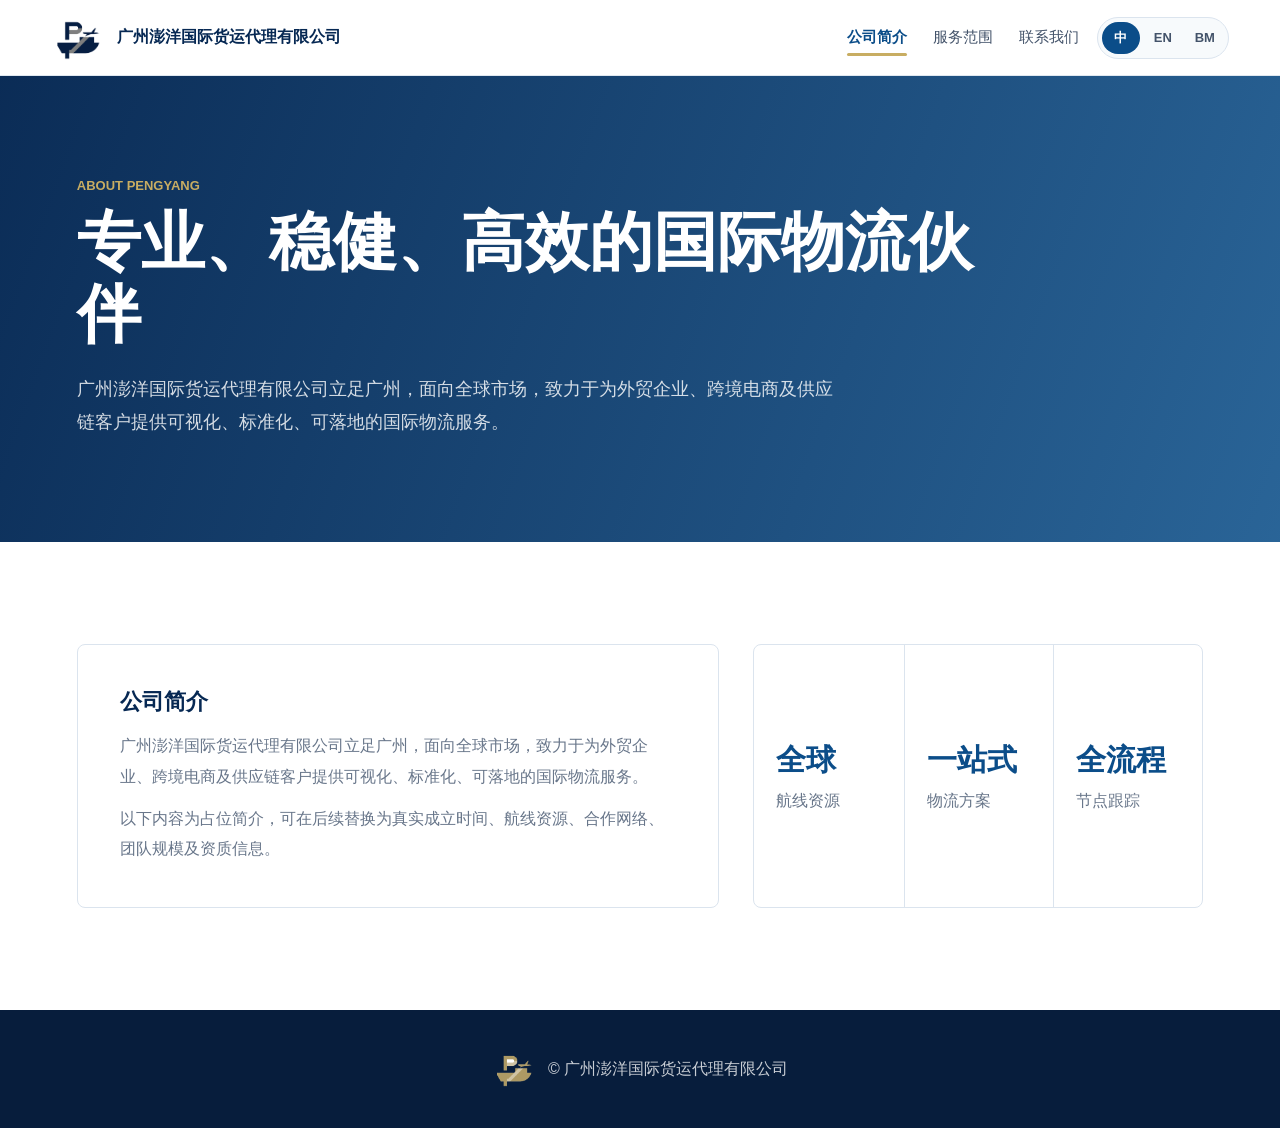
<file: index.html>
<!doctype html>
<html lang="zh-CN">
  <head>
    <meta charset="UTF-8" />
    <meta name="viewport" content="width=device-width, initial-scale=1.0" />
    <meta name="description" content="广州澎洋国际货运代理有限公司公司简介。" data-i18n-attr="content:meta.description" />
    <title>公司简介 - 广州澎洋国际货运代理有限公司</title>
    <link rel="icon" href="assets/logo-blue.png" />
    <link rel="stylesheet" href="styles.css" />
  </head>
  <body data-page="about">
    <header class="site-header">
      <a class="brand" href="index.html" aria-label="广州澎洋国际货运代理有限公司首页" data-i18n-attr="aria-label:brand.aria">
        <img src="assets/logo-blue.png" alt="广州澎洋国际货运代理有限公司 Logo" data-i18n-attr="alt:brand.logoAlt" />
        <span data-i18n="company.name">广州澎洋国际货运代理有限公司</span>
      </a>
      <div class="header-actions">
        <nav class="main-nav" aria-label="主导航" data-i18n-attr="aria-label:nav.aria">
          <a class="nav-link" href="about.html" data-page-link="about" data-i18n="nav.about">公司简介</a>
          <a class="nav-link" href="services.html" data-page-link="services" data-i18n="nav.services">服务范围</a>
          <a class="nav-link" href="tracking.html" data-page-link="tracking" data-i18n="nav.tracking" hidden>物流查询</a>
          <a class="nav-link" href="contact.html" data-page-link="contact" data-i18n="nav.contact">联系我们</a>
        </nav>
        <div class="language-switcher" role="group" aria-label="语言切换" data-i18n-attr="aria-label:language.aria">
          <button class="language-option is-active" type="button" data-lang="zh">中</button>
          <button class="language-option" type="button" data-lang="en">EN</button>
          <button class="language-option" type="button" data-lang="ms">BM</button>
        </div>
      </div>
    </header>

    <main>
      <section class="page-hero">
        <p class="eyebrow" data-i18n="about.eyebrow">About Pengyang</p>
        <h1 data-i18n="about.title">专业、稳健、高效的国际物流伙伴</h1>
        <p data-i18n="about.p1">广州澎洋国际货运代理有限公司立足广州，面向全球市场，致力于为外贸企业、跨境电商及供应链客户提供可视化、标准化、可落地的国际物流服务。</p>
      </section>

      <section class="section intro-band">
        <div class="intro-grid">
          <article>
            <h3 data-i18n="about.cardTitle">公司简介</h3>
            <p data-i18n="about.p1">广州澎洋国际货运代理有限公司立足广州，面向全球市场，致力于为外贸企业、跨境电商及供应链客户提供可视化、标准化、可落地的国际物流服务。</p>
            <p data-i18n="about.p2">以下内容为占位简介，可在后续替换为真实成立时间、航线资源、合作网络、团队规模及资质信息。</p>
          </article>
          <div class="metrics" aria-label="服务优势" data-i18n-attr="aria-label:about.metricsAria">
            <div><strong data-i18n="metrics.globalTitle">全球</strong><span data-i18n="metrics.globalText">航线资源</span></div>
            <div><strong data-i18n="metrics.solutionTitle">一站式</strong><span data-i18n="metrics.solutionText">物流方案</span></div>
            <div><strong data-i18n="metrics.trackingTitle">全流程</strong><span data-i18n="metrics.trackingText">节点跟踪</span></div>
          </div>
        </div>
      </section>
    </main>

    <footer class="site-footer">
      <img src="assets/logo-gold.png" alt="" />
      <span>© <span data-i18n="company.name">广州澎洋国际货运代理有限公司</span></span>
    </footer>

    <script src="script.js"></script>
  </body>
</html>
</file>
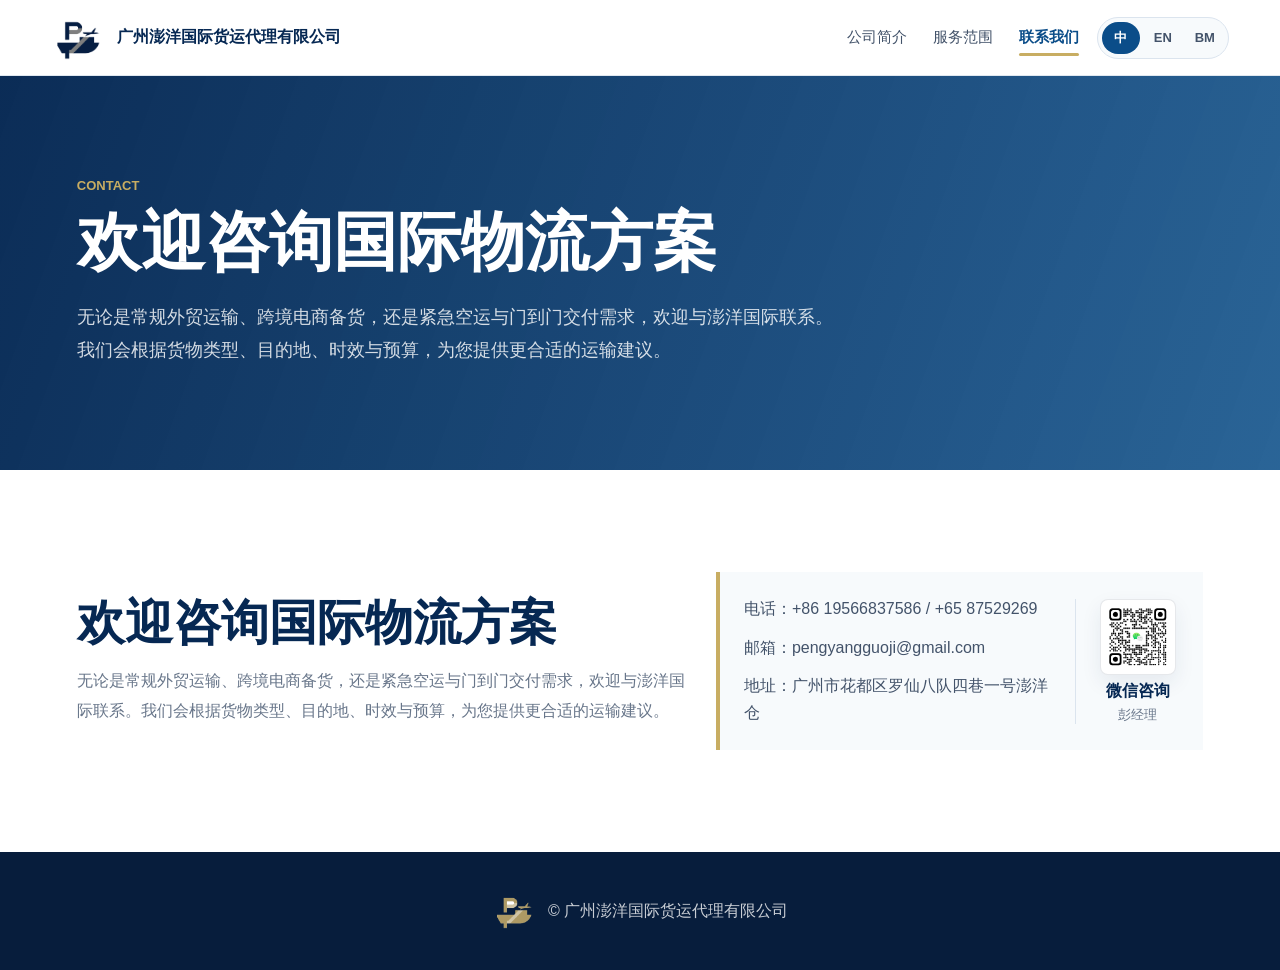
<file: contact.html>
<!doctype html>
<html lang="zh-CN">
  <head>
    <meta charset="UTF-8" />
    <meta name="viewport" content="width=device-width, initial-scale=1.0" />
    <meta name="description" content="广州澎洋国际货运代理有限公司联系方式。" data-i18n-attr="content:meta.description" />
    <title>联系我们 - 广州澎洋国际货运代理有限公司</title>
    <link rel="icon" href="assets/logo-blue.png" />
    <link rel="stylesheet" href="styles.css" />
  </head>
  <body data-page="contact">
    <header class="site-header">
      <a class="brand" href="index.html" aria-label="广州澎洋国际货运代理有限公司首页" data-i18n-attr="aria-label:brand.aria">
        <img src="assets/logo-blue.png" alt="广州澎洋国际货运代理有限公司 Logo" data-i18n-attr="alt:brand.logoAlt" />
        <span data-i18n="company.name">广州澎洋国际货运代理有限公司</span>
      </a>
      <div class="header-actions">
        <nav class="main-nav" aria-label="主导航" data-i18n-attr="aria-label:nav.aria">
          <a class="nav-link" href="about.html" data-page-link="about" data-i18n="nav.about">公司简介</a>
          <a class="nav-link" href="services.html" data-page-link="services" data-i18n="nav.services">服务范围</a>
          <a class="nav-link" href="tracking.html" data-page-link="tracking" data-i18n="nav.tracking" hidden>物流查询</a>
          <a class="nav-link" href="contact.html" data-page-link="contact" data-i18n="nav.contact">联系我们</a>
        </nav>
        <div class="language-switcher" role="group" aria-label="语言切换" data-i18n-attr="aria-label:language.aria">
          <button class="language-option is-active" type="button" data-lang="zh">中</button>
          <button class="language-option" type="button" data-lang="en">EN</button>
          <button class="language-option" type="button" data-lang="ms">BM</button>
        </div>
      </div>
    </header>

    <main>
      <section class="page-hero">
        <p class="eyebrow" data-i18n="contact.eyebrow">Contact</p>
        <h1 data-i18n="contact.title">欢迎咨询国际物流方案</h1>
        <p data-i18n="contact.copy">无论是常规外贸运输、跨境电商备货，还是紧急空运与门到门交付需求，欢迎与澎洋国际联系。我们会根据货物类型、目的地、时效与预算，为您提供更合适的运输建议。</p>
      </section>
      <section class="section contact-band">
        <div>
          <h2 data-i18n="contact.title">欢迎咨询国际物流方案</h2>
          <p data-i18n="contact.copy">无论是常规外贸运输、跨境电商备货，还是紧急空运与门到门交付需求，欢迎与澎洋国际联系。我们会根据货物类型、目的地、时效与预算，为您提供更合适的运输建议。</p>
        </div>
        <div class="contact-panel">
          <div class="contact-list">
            <div class="contact-lines">
              <span class="contact-line"><span data-i18n="contact.phoneLabel">电话：</span>+86 19566837586 / +65 87529269</span>
              <span class="contact-line"><span data-i18n="contact.emailLabel">邮箱：</span>pengyangguoji@gmail.com</span>
              <span class="contact-line"><span data-i18n="contact.addressLabel">地址：</span><span data-i18n="contact.addressValue">广州市花都区罗仙八队四巷一号澎洋仓</span></span>
            </div>
            <div class="wechat-card">
              <img src="assets/wechat-pengyuanyuan.png" alt="微信二维码" />
              <div>
                <strong data-i18n="contact.wechatLabel">微信咨询</strong>
                <span data-i18n="contact.wechatManager">彭经理</span>
              </div>
            </div>
          </div>
        </div>
      </section>
    </main>

    <footer class="site-footer">
      <img src="assets/logo-gold.png" alt="" />
      <span>© <span data-i18n="company.name">广州澎洋国际货运代理有限公司</span></span>
    </footer>

    <script src="script.js"></script>
  </body>
</html>
</file>
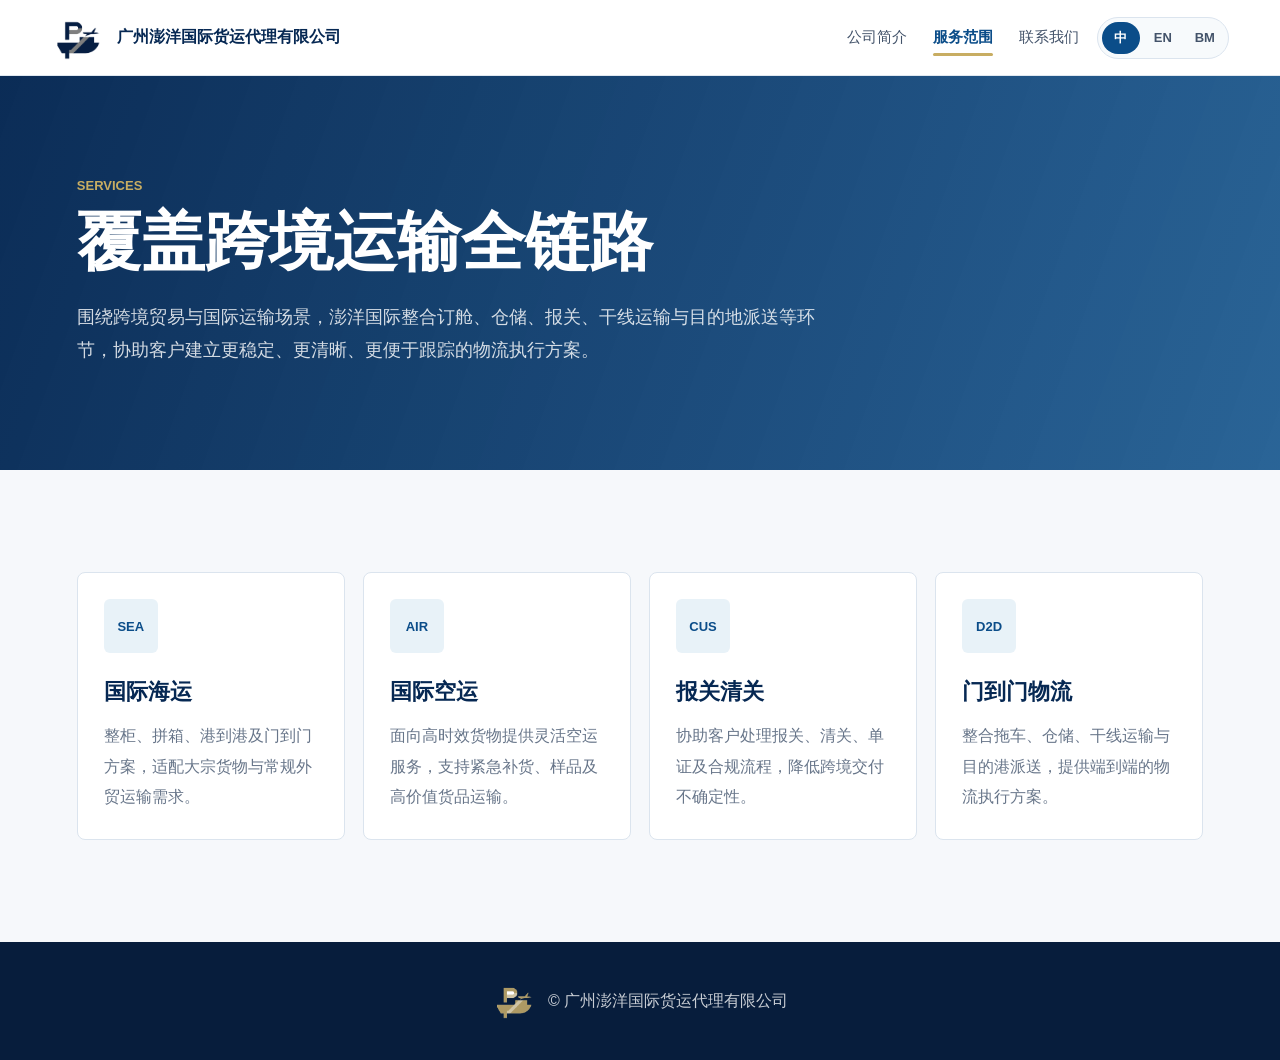
<file: services.html>
<!doctype html>
<html lang="zh-CN">
  <head>
    <meta charset="UTF-8" />
    <meta name="viewport" content="width=device-width, initial-scale=1.0" />
    <meta name="description" content="广州澎洋国际货运代理有限公司服务范围。" data-i18n-attr="content:meta.description" />
    <title>服务范围 - 广州澎洋国际货运代理有限公司</title>
    <link rel="icon" href="assets/logo-blue.png" />
    <link rel="stylesheet" href="styles.css" />
  </head>
  <body data-page="services">
    <header class="site-header">
      <a class="brand" href="index.html" aria-label="广州澎洋国际货运代理有限公司首页" data-i18n-attr="aria-label:brand.aria">
        <img src="assets/logo-blue.png" alt="广州澎洋国际货运代理有限公司 Logo" data-i18n-attr="alt:brand.logoAlt" />
        <span data-i18n="company.name">广州澎洋国际货运代理有限公司</span>
      </a>
      <div class="header-actions">
        <nav class="main-nav" aria-label="主导航" data-i18n-attr="aria-label:nav.aria">
          <a class="nav-link" href="about.html" data-page-link="about" data-i18n="nav.about">公司简介</a>
          <a class="nav-link" href="services.html" data-page-link="services" data-i18n="nav.services">服务范围</a>
          <a class="nav-link" href="tracking.html" data-page-link="tracking" data-i18n="nav.tracking" hidden>物流查询</a>
          <a class="nav-link" href="contact.html" data-page-link="contact" data-i18n="nav.contact">联系我们</a>
        </nav>
        <div class="language-switcher" role="group" aria-label="语言切换" data-i18n-attr="aria-label:language.aria">
          <button class="language-option is-active" type="button" data-lang="zh">中</button>
          <button class="language-option" type="button" data-lang="en">EN</button>
          <button class="language-option" type="button" data-lang="ms">BM</button>
        </div>
      </div>
    </header>

    <main>
      <section class="page-hero">
        <p class="eyebrow" data-i18n="services.eyebrow">Services</p>
        <h1 data-i18n="services.title">覆盖跨境运输全链路</h1>
        <p data-i18n="services.copy">围绕跨境贸易与国际运输场景，澎洋国际整合订舱、仓储、报关、干线运输与目的地派送等环节，协助客户建立更稳定、更清晰、更便于跟踪的物流执行方案。</p>
      </section>
      <section class="section">
        <div class="service-grid service-grid-page">
          <article class="service-card"><span class="service-icon">SEA</span><h3 data-i18n="services.seaTitle">国际海运</h3><p data-i18n="services.seaText">整柜、拼箱、港到港及门到门方案，适配大宗货物与常规外贸运输需求。</p></article>
          <article class="service-card"><span class="service-icon">AIR</span><h3 data-i18n="services.airTitle">国际空运</h3><p data-i18n="services.airText">面向高时效货物提供灵活空运服务，支持紧急补货、样品及高价值货品运输。</p></article>
          <article class="service-card"><span class="service-icon">CUS</span><h3 data-i18n="services.customsTitle">报关清关</h3><p data-i18n="services.customsText">协助客户处理报关、清关、单证及合规流程，降低跨境交付不确定性。</p></article>
          <article class="service-card"><span class="service-icon">D2D</span><h3 data-i18n="services.doorTitle">门到门物流</h3><p data-i18n="services.doorText">整合拖车、仓储、干线运输与目的港派送，提供端到端的物流执行方案。</p></article>
        </div>
      </section>
    </main>

    <footer class="site-footer">
      <img src="assets/logo-gold.png" alt="" />
      <span>© <span data-i18n="company.name">广州澎洋国际货运代理有限公司</span></span>
    </footer>

    <script src="script.js"></script>
  </body>
</html>
</file>
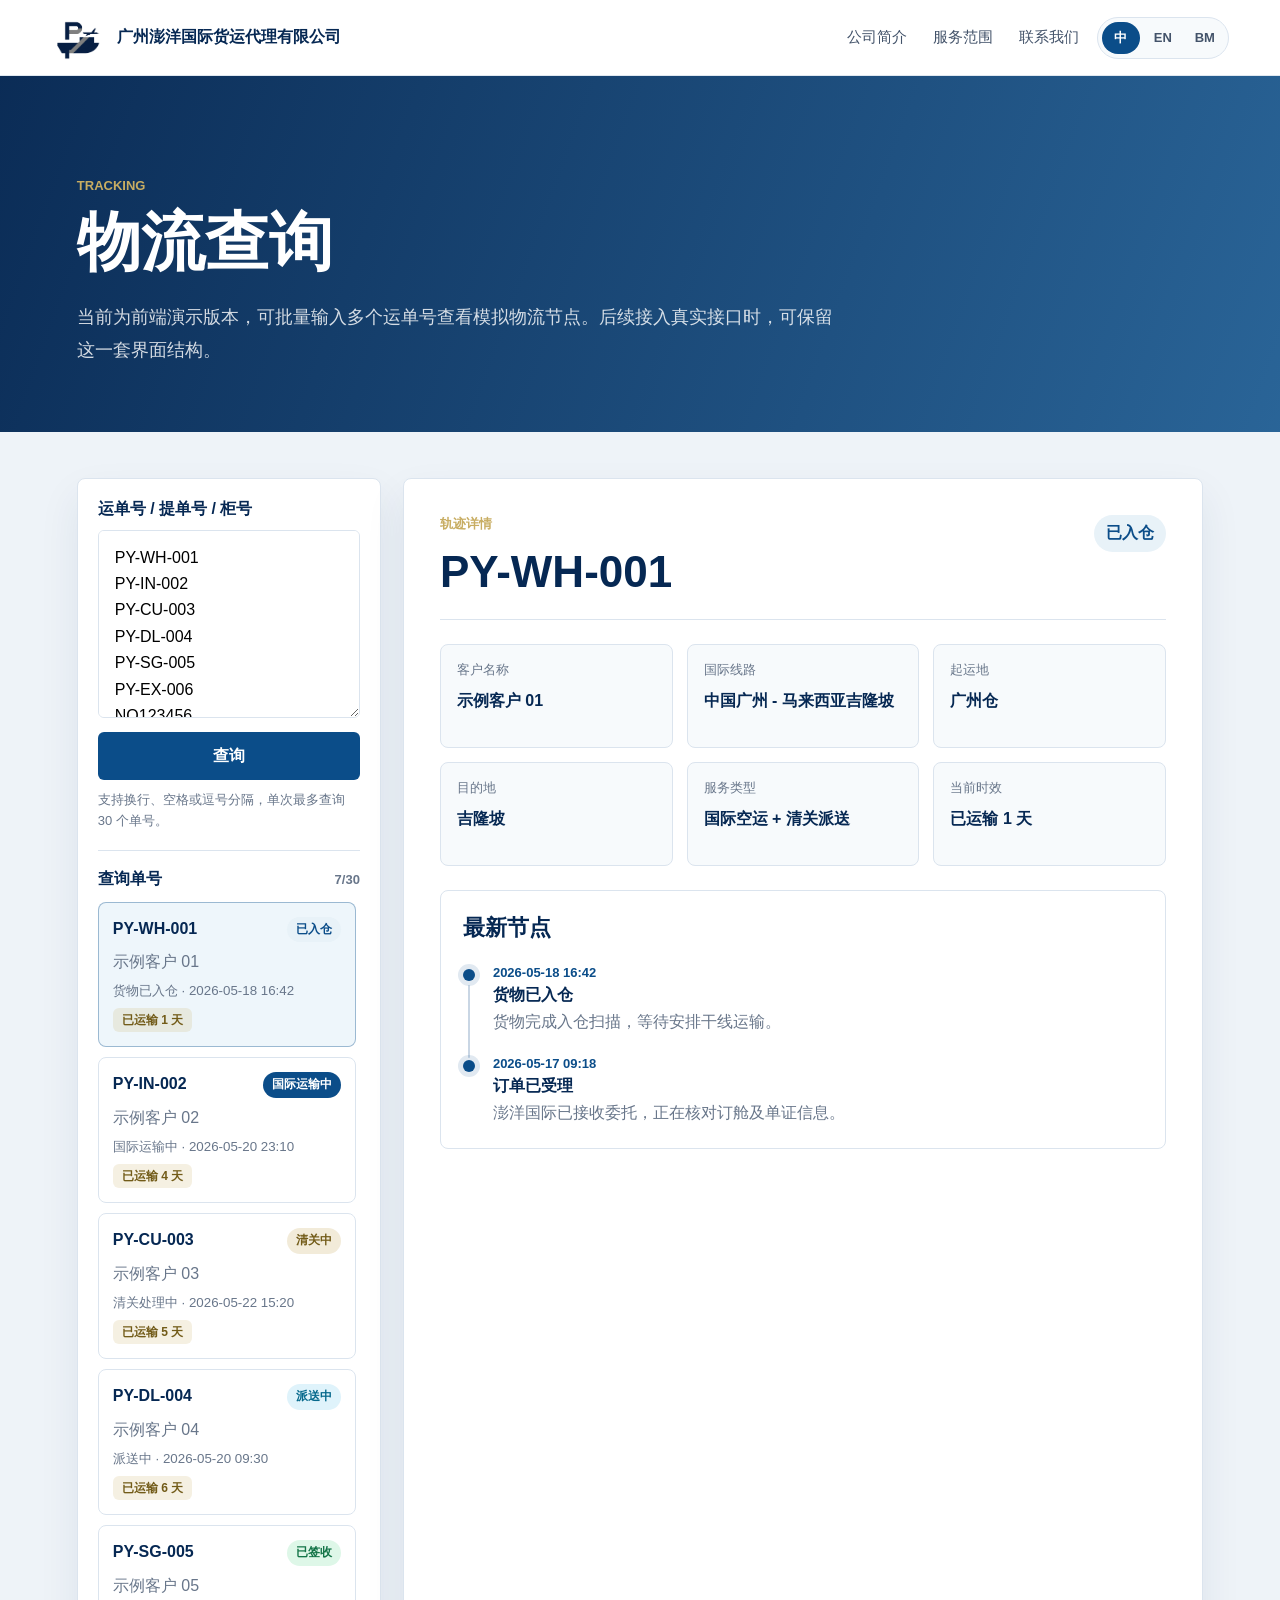
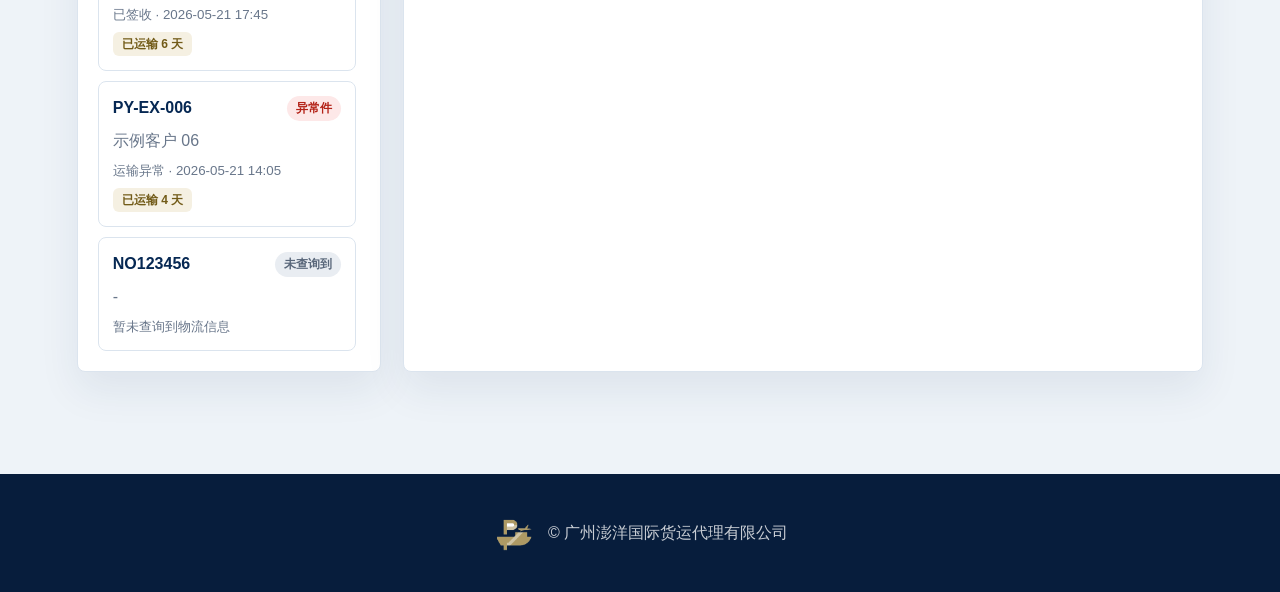
<file: tracking.html>
<!doctype html>
<html lang="zh-CN">
  <head>
    <meta charset="UTF-8" />
    <meta name="viewport" content="width=device-width, initial-scale=1.0" />
    <meta name="description" content="广州澎洋国际货运代理有限公司物流查询。" data-i18n-attr="content:meta.description" />
    <title>物流查询 - 广州澎洋国际货运代理有限公司</title>
    <link rel="icon" href="assets/logo-blue.png" />
    <link rel="stylesheet" href="styles.css" />
  </head>
  <body data-page="tracking">
    <header class="site-header">
      <a class="brand" href="index.html" aria-label="广州澎洋国际货运代理有限公司首页" data-i18n-attr="aria-label:brand.aria">
        <img src="assets/logo-blue.png" alt="广州澎洋国际货运代理有限公司 Logo" data-i18n-attr="alt:brand.logoAlt" />
        <span data-i18n="company.name">广州澎洋国际货运代理有限公司</span>
      </a>
      <div class="header-actions">
        <nav class="main-nav" aria-label="主导航" data-i18n-attr="aria-label:nav.aria">
          <a class="nav-link" href="about.html" data-page-link="about" data-i18n="nav.about">公司简介</a>
          <a class="nav-link" href="services.html" data-page-link="services" data-i18n="nav.services">服务范围</a>
          <a class="nav-link" href="tracking.html" data-page-link="tracking" data-i18n="nav.tracking" hidden>物流查询</a>
          <a class="nav-link" href="contact.html" data-page-link="contact" data-i18n="nav.contact">联系我们</a>
        </nav>
        <div class="language-switcher" role="group" aria-label="语言切换" data-i18n-attr="aria-label:language.aria">
          <button class="language-option is-active" type="button" data-lang="zh">中</button>
          <button class="language-option" type="button" data-lang="en">EN</button>
          <button class="language-option" type="button" data-lang="ms">BM</button>
        </div>
      </div>
    </header>

    <main>
      <section class="page-hero compact-hero">
        <p class="eyebrow" data-i18n="tracking.eyebrow">Tracking</p>
        <h1 data-i18n="tracking.title">物流查询</h1>
        <p data-i18n="tracking.copy">当前为前端演示版本，可批量输入多个运单号查看模拟物流节点。后续接入真实接口时，可保留这一套界面结构。</p>
      </section>

      <section class="tracking-workspace" aria-label="物流查询工作台" data-i18n-attr="aria-label:tracking.workspaceAria">
        <aside class="tracking-sidebar">
          <form class="tracking-form" id="trackingForm">
            <label for="trackingNumber" data-i18n="tracking.label">运单号 / 提单号 / 柜号</label>
            <textarea id="trackingNumber" name="trackingNumber" rows="6" placeholder="例如：PY-WH-001&#10;PY-IN-002" autocomplete="off" data-i18n-attr="placeholder:tracking.placeholder">PY-WH-001
PY-IN-002
PY-CU-003
PY-DL-004
PY-SG-005
PY-EX-006
NO123456</textarea>
            <button type="submit" data-i18n="tracking.button">查询</button>
            <p class="tracking-tip" data-i18n="tracking.tip">支持换行、空格或逗号分隔，单次最多查询 30 个单号。</p>
          </form>
          <div class="tracking-list-head">
            <strong data-i18n="tracking.listTitle">查询单号</strong>
            <span id="trackingCount">0/30</span>
          </div>
          <div class="shipment-list" id="shipmentList">
            <div class="empty-state compact-empty">
              <strong data-i18n="tracking.emptyTitle">等待查询</strong>
              <span data-i18n="tracking.emptyText">请输入一个或多个单号后查看物流进度</span>
            </div>
          </div>
        </aside>

        <section class="shipment-detail" id="shipmentDetail" aria-live="polite">
          <div class="detail-placeholder">
            <img src="assets/logo-blue.png" alt="" />
            <strong data-i18n="tracking.detailEmptyTitle">选择左侧单号查看详情</strong>
            <span data-i18n="tracking.detailEmptyText">右侧将展示国际运输、客户名称、目的地和轨迹节点等信息。</span>
          </div>
        </section>
      </section>
    </main>

    <footer class="site-footer">
      <img src="assets/logo-gold.png" alt="" />
      <span>© <span data-i18n="company.name">广州澎洋国际货运代理有限公司</span></span>
    </footer>

    <script src="tracking-api.js"></script>
    <script src="script.js"></script>
  </body>
</html>
</file>
<file: styles.css>
:root {
  --navy: #062853;
  --blue: #0b4d89;
  --cyan: #4db2d4;
  --gold: #c8ad62;
  --ink: #132238;
  --muted: #68768a;
  --line: #dbe4ee;
  --paper: #f6f8fb;
  --white: #ffffff;
}

* {
  box-sizing: border-box;
}

html {
  scroll-behavior: smooth;
}

body {
  margin: 0;
  color: var(--ink);
  font-family: "PingFang SC", "Microsoft YaHei", Arial, sans-serif;
  background: var(--paper);
  letter-spacing: 0;
}

a {
  color: inherit;
  text-decoration: none;
}

.site-header {
  position: sticky;
  top: 0;
  z-index: 20;
  display: flex;
  align-items: center;
  justify-content: space-between;
  gap: 24px;
  min-height: 76px;
  padding: 12px clamp(18px, 4vw, 64px);
  border-bottom: 1px solid rgba(219, 228, 238, 0.85);
  background: rgba(255, 255, 255, 0.92);
  backdrop-filter: blur(18px);
}

.brand {
  display: flex;
  align-items: center;
  gap: 12px;
  min-width: 0;
  font-weight: 700;
  color: var(--navy);
}

.brand img {
  width: 54px;
  height: 44px;
  object-fit: contain;
}

.brand span {
  max-width: min(42vw, 520px);
  line-height: 1.28;
}

.header-actions {
  display: flex;
  align-items: center;
  justify-content: flex-end;
  gap: 18px;
}

.main-nav {
  display: flex;
  align-items: center;
  gap: 26px;
  color: #43536a;
  font-size: 15px;
  white-space: nowrap;
}

.main-nav a:hover {
  color: var(--blue);
}

.nav-link {
  position: relative;
  display: inline-flex;
  align-items: center;
  min-height: 36px;
  color: inherit;
}

.nav-link[hidden] {
  display: none !important;
}

.nav-link::after {
  position: absolute;
  right: 0;
  bottom: 0;
  left: 0;
  height: 3px;
  border-radius: 999px;
  background: var(--gold);
  content: "";
  opacity: 0;
  transform: scaleX(0.35);
  transition: opacity 180ms ease, transform 180ms ease;
}

.nav-link.is-active {
  color: var(--blue);
  font-weight: 800;
}

.nav-link.is-active::after {
  opacity: 1;
  transform: scaleX(1);
}

.language-switcher {
  display: inline-flex;
  align-items: center;
  gap: 4px;
  padding: 4px;
  border: 1px solid var(--line);
  border-radius: 999px;
  background: #f7fafc;
  white-space: nowrap;
}

.language-option {
  min-width: 38px;
  height: 32px;
  border: 0;
  border-radius: 999px;
  background: transparent;
  color: #43536a;
  font: inherit;
  font-size: 13px;
  font-weight: 800;
  cursor: pointer;
}

.language-option.is-active {
  background: var(--blue);
  color: var(--white);
}

.hero {
  position: relative;
  display: grid;
  grid-template-columns: minmax(0, 1.05fr) minmax(280px, 0.55fr);
  gap: clamp(28px, 5vw, 70px);
  min-height: calc(100vh - 76px);
  padding: clamp(56px, 8vw, 110px) clamp(20px, 6vw, 88px) clamp(38px, 6vw, 72px);
  overflow: hidden;
  color: var(--white);
  background:
    linear-gradient(110deg, rgba(6, 40, 83, 0.98), rgba(8, 76, 135, 0.88)),
    url("https://images.unsplash.com/photo-1578575437130-527eed3abbec?auto=format&fit=crop&w=1800&q=80") center/cover;
}

.hero-bg {
  position: absolute;
  inset: 0;
  pointer-events: none;
  opacity: 0.5;
}

.route-line {
  position: absolute;
  height: 2px;
  transform: rotate(-14deg);
  transform-origin: left center;
  background: linear-gradient(90deg, transparent, rgba(77, 178, 212, 0.9), rgba(200, 173, 98, 0.85), transparent);
}

.route-one {
  top: 28%;
  left: 42%;
  width: 46%;
}

.route-two {
  top: 62%;
  left: 18%;
  width: 54%;
}

.port-card {
  position: absolute;
  border: 1px solid rgba(255, 255, 255, 0.18);
  background: rgba(255, 255, 255, 0.08);
}

.port-card-a {
  right: 10%;
  top: 18%;
  width: 220px;
  height: 126px;
}

.port-card-b {
  left: 8%;
  bottom: 12%;
  width: 280px;
  height: 150px;
}

.hero-content {
  position: relative;
  z-index: 1;
  align-self: center;
  max-width: 780px;
}

.eyebrow {
  margin: 0 0 14px;
  color: var(--gold);
  font-size: 13px;
  font-weight: 800;
  letter-spacing: 0;
  text-transform: uppercase;
}

.hero h1,
.section-heading h2,
.tracking-copy h2,
.contact-band h2 {
  margin: 0;
  line-height: 1.12;
}

.hero h1 {
  max-width: 720px;
  font-size: clamp(40px, 6vw, 78px);
  font-weight: 800;
}

.hero-copy {
  max-width: 640px;
  margin: 24px 0 0;
  color: rgba(255, 255, 255, 0.82);
  font-size: 18px;
  line-height: 1.9;
}

.hero-actions {
  display: flex;
  flex-wrap: wrap;
  gap: 14px;
  margin-top: 34px;
}

.btn {
  display: inline-flex;
  align-items: center;
  justify-content: center;
  min-height: 48px;
  padding: 0 24px;
  border: 1px solid transparent;
  border-radius: 6px;
  font-weight: 700;
}

.btn.primary {
  background: var(--gold);
  color: #172033;
}

.btn.secondary {
  border-color: rgba(255, 255, 255, 0.36);
  color: var(--white);
}

.hero-panel {
  position: relative;
  z-index: 1;
  align-self: end;
  display: grid;
  gap: 18px;
  padding: 26px;
  border: 1px solid rgba(255, 255, 255, 0.2);
  border-radius: 8px;
  background: rgba(3, 24, 52, 0.64);
  box-shadow: 0 24px 60px rgba(0, 0, 0, 0.28);
}

.hero-panel img {
  width: min(220px, 70%);
  height: auto;
}

.hero-panel strong {
  display: block;
  margin-bottom: 8px;
  font-size: 24px;
}

.hero-panel span {
  color: rgba(255, 255, 255, 0.72);
}

.section,
.tracking-section {
  padding: clamp(62px, 8vw, 104px) clamp(20px, 6vw, 88px);
}

.page-hero {
  padding: clamp(60px, 8vw, 110px) clamp(20px, 6vw, 88px);
  color: var(--white);
  background:
    linear-gradient(110deg, rgba(6, 40, 83, 0.98), rgba(8, 76, 135, 0.86)),
    url("https://images.unsplash.com/photo-1578575437130-527eed3abbec?auto=format&fit=crop&w=1800&q=80") center/cover;
}

.page-hero.compact-hero {
  padding-bottom: clamp(38px, 5vw, 64px);
}

.page-hero h1 {
  max-width: 920px;
  margin: 0;
  font-size: clamp(36px, 5vw, 64px);
  line-height: 1.12;
}

.page-hero p:not(.eyebrow) {
  max-width: 760px;
  margin: 22px 0 0;
  color: rgba(255, 255, 255, 0.82);
  font-size: 18px;
  line-height: 1.85;
}

.intro-band {
  background: var(--white);
}

.section-heading {
  max-width: 760px;
  margin-bottom: 34px;
}

.section-heading h2,
.tracking-copy h2,
.contact-band h2 {
  color: var(--navy);
  font-size: clamp(30px, 4vw, 48px);
}

.intro-grid {
  display: grid;
  grid-template-columns: minmax(0, 1fr) minmax(260px, 0.7fr);
  gap: 34px;
  align-items: stretch;
}

.intro-grid article,
.metrics,
.tracking-widget {
  border: 1px solid var(--line);
  border-radius: 8px;
  background: var(--white);
}

.intro-grid article {
  padding: clamp(26px, 4vw, 42px);
}

.intro-grid h3,
.service-card h3 {
  margin: 0 0 14px;
  color: var(--navy);
  font-size: 22px;
}

.intro-grid p,
.service-card p,
.tracking-copy p,
.contact-band p {
  margin: 0;
  color: var(--muted);
  line-height: 1.9;
}

.intro-grid p + p {
  margin-top: 12px;
}

.metrics {
  display: grid;
  grid-template-columns: repeat(3, 1fr);
  overflow: hidden;
}

.metrics div {
  display: grid;
  align-content: center;
  gap: 10px;
  min-height: 180px;
  padding: 22px;
  border-left: 1px solid var(--line);
}

.metrics div:first-child {
  border-left: 0;
}

.metrics strong {
  color: var(--blue);
  font-size: 30px;
}

.metrics span {
  color: var(--muted);
}

.service-grid {
  display: grid;
  grid-template-columns: repeat(4, minmax(0, 1fr));
  gap: 18px;
}

.service-card {
  min-height: 236px;
  padding: 26px;
  border: 1px solid var(--line);
  border-radius: 8px;
  background: var(--white);
  transition: transform 180ms ease, box-shadow 180ms ease;
}

.service-card:hover {
  transform: translateY(-4px);
  box-shadow: 0 18px 40px rgba(20, 48, 85, 0.1);
}

.service-icon {
  display: inline-grid;
  place-items: center;
  width: 54px;
  height: 54px;
  margin-bottom: 24px;
  border-radius: 6px;
  background: #e8f2f8;
  color: var(--blue);
  font-size: 13px;
  font-weight: 900;
}

.tracking-section {
  display: grid;
  grid-template-columns: minmax(0, 0.72fr) minmax(320px, 1fr);
  gap: 36px;
  align-items: center;
  background:
    linear-gradient(135deg, rgba(246, 248, 251, 0.96), rgba(231, 239, 247, 0.98)),
    url("https://images.unsplash.com/photo-1494412574643-ff11b0a5c1c3?auto=format&fit=crop&w=1600&q=80") center/cover;
}

.tracking-copy p {
  max-width: 520px;
  margin-top: 18px;
}

.tracking-widget {
  padding: clamp(22px, 4vw, 34px);
  box-shadow: 0 24px 60px rgba(20, 48, 85, 0.1);
}

.tracking-form label {
  display: block;
  margin-bottom: 10px;
  color: var(--navy);
  font-weight: 800;
}

.tracking-input-row {
  display: grid;
  grid-template-columns: 1fr 112px;
  gap: 10px;
  align-items: start;
}

.tracking-input-row textarea,
.tracking-input-row button {
  border-radius: 6px;
  font: inherit;
}

.tracking-input-row textarea {
  width: 100%;
  min-height: 138px;
  border: 1px solid var(--line);
  padding: 14px 16px;
  outline: none;
  resize: vertical;
  line-height: 1.65;
}

.tracking-input-row textarea:focus {
  border-color: var(--blue);
  box-shadow: 0 0 0 4px rgba(11, 77, 137, 0.12);
}

.tracking-input-row button {
  min-height: 50px;
  border: 0;
  background: var(--blue);
  color: var(--white);
  font-weight: 800;
  cursor: pointer;
}

.tracking-tip {
  margin: 10px 0 0;
  color: var(--muted);
  font-size: 13px;
  line-height: 1.6;
}

.tracking-result {
  margin-top: 24px;
  min-height: 244px;
}

.tracking-workspace {
  display: grid;
  grid-template-columns: minmax(280px, 0.38fr) minmax(0, 1fr);
  gap: 22px;
  min-height: 720px;
  padding: clamp(26px, 4vw, 46px) clamp(20px, 6vw, 88px) clamp(62px, 8vw, 104px);
  background: #eef3f8;
}

.tracking-sidebar,
.shipment-detail {
  border: 1px solid var(--line);
  border-radius: 8px;
  background: var(--white);
  box-shadow: 0 18px 40px rgba(20, 48, 85, 0.08);
}

.tracking-sidebar {
  display: flex;
  flex-direction: column;
  min-height: 620px;
  padding: 20px;
}

.tracking-sidebar .tracking-form {
  padding-bottom: 18px;
  border-bottom: 1px solid var(--line);
}

.tracking-sidebar .tracking-form textarea {
  width: 100%;
  min-height: 138px;
  border: 1px solid var(--line);
  border-radius: 6px;
  padding: 14px 16px;
  font: inherit;
  line-height: 1.65;
  resize: vertical;
  outline: none;
}

.tracking-sidebar .tracking-form textarea:focus {
  border-color: var(--blue);
  box-shadow: 0 0 0 4px rgba(11, 77, 137, 0.12);
}

.tracking-sidebar .tracking-form button {
  width: 100%;
  min-height: 48px;
  margin-top: 10px;
  border: 0;
  border-radius: 6px;
  background: var(--blue);
  color: var(--white);
  font: inherit;
  font-weight: 800;
  cursor: pointer;
}

.tracking-sidebar .tracking-form button:disabled {
  cursor: wait;
  opacity: 0.68;
}

.tracking-list-head {
  display: flex;
  align-items: center;
  justify-content: space-between;
  gap: 12px;
  padding: 18px 0 12px;
  color: var(--navy);
}

.tracking-list-head span {
  color: var(--muted);
  font-size: 13px;
  font-weight: 800;
}

.shipment-list {
  display: grid;
  gap: 10px;
  overflow: auto;
  padding-right: 4px;
}

.shipment-list-item {
  display: grid;
  gap: 8px;
  width: 100%;
  border: 1px solid var(--line);
  border-radius: 8px;
  padding: 14px;
  background: var(--white);
  color: var(--ink);
  font: inherit;
  text-align: left;
  cursor: pointer;
}

.shipment-list-item:hover,
.shipment-list-item.is-active {
  border-color: rgba(11, 77, 137, 0.36);
  background: #eef6fb;
}

.shipment-row-top {
  display: flex;
  align-items: flex-start;
  justify-content: space-between;
  gap: 10px;
}

.shipment-list-item strong {
  color: var(--navy);
}

.shipment-list-item em {
  flex: 0 0 auto;
  border-radius: 999px;
  padding: 4px 9px;
  background: var(--blue);
  color: var(--white);
  font-size: 12px;
  font-style: normal;
  font-weight: 900;
}

.shipment-list-item em.is-missing,
.status-pill.is-missing {
  background: #e9edf2;
  color: #59677a;
}

.shipment-list-item em.is-warehouse,
.status-pill.is-warehouse {
  background: #e8f2f8;
  color: var(--blue);
}

.shipment-list-item em.is-international,
.status-pill.is-international {
  background: var(--blue);
  color: var(--white);
}

.shipment-list-item em.is-customs,
.status-pill.is-customs {
  background: rgba(200, 173, 98, 0.24);
  color: #725b18;
}

.shipment-list-item em.is-delivery,
.status-pill.is-delivery {
  background: #dff3fb;
  color: #06698c;
}

.shipment-list-item em.is-signed,
.status-pill.is-signed {
  background: #def7e8;
  color: #137447;
}

.shipment-list-item em.is-exception,
.status-pill.is-exception {
  background: #fde8e8;
  color: #b42318;
}

.shipment-list-item span,
.shipment-list-item small {
  color: var(--muted);
  line-height: 1.45;
}

.shipment-list-item b {
  width: fit-content;
  border-radius: 6px;
  padding: 6px 9px;
  background: rgba(200, 173, 98, 0.18);
  color: #725b18;
  font-size: 12px;
  line-height: 1;
}

.shipment-detail {
  min-width: 0;
  padding: clamp(24px, 4vw, 36px);
}

.detail-placeholder {
  display: grid;
  place-items: center;
  align-content: center;
  gap: 12px;
  min-height: 560px;
  color: var(--muted);
  text-align: center;
}

.detail-placeholder img {
  width: 86px;
  height: auto;
  opacity: 0.8;
}

.detail-placeholder strong {
  color: var(--navy);
  font-size: 22px;
}

.detail-head {
  display: flex;
  align-items: flex-start;
  justify-content: space-between;
  gap: 18px;
  padding-bottom: 22px;
  border-bottom: 1px solid var(--line);
}

.detail-head h2 {
  margin: 0;
  color: var(--navy);
  font-size: clamp(28px, 4vw, 44px);
}

.detail-grid {
  display: grid;
  grid-template-columns: repeat(3, minmax(0, 1fr));
  gap: 14px;
  margin-top: 24px;
}

.detail-grid div {
  min-height: 104px;
  padding: 16px;
  border: 1px solid var(--line);
  border-radius: 8px;
  background: #f7fafc;
}

.detail-grid span {
  display: block;
  margin-bottom: 10px;
  color: var(--muted);
  font-size: 13px;
}

.detail-grid strong {
  color: var(--navy);
  line-height: 1.45;
}

.detail-panel {
  margin-top: 24px;
  padding: 22px;
  border: 1px solid var(--line);
  border-radius: 8px;
}

.not-found-panel {
  display: grid;
  gap: 10px;
  margin-top: 24px;
  padding: 28px;
  border: 1px dashed #c9d6e4;
  border-radius: 8px;
  background: #f7fafc;
  color: var(--muted);
}

.not-found-panel strong {
  color: var(--navy);
  font-size: 22px;
}

.detail-panel h3 {
  margin: 0 0 18px;
  color: var(--navy);
  font-size: 22px;
}

.detail-timeline {
  margin-top: 0;
}

.compact-empty {
  min-height: 180px;
  padding: 20px;
}

.empty-state {
  display: grid;
  place-items: center;
  gap: 8px;
  min-height: 220px;
  border: 1px dashed #c9d6e4;
  border-radius: 8px;
  color: var(--muted);
  text-align: center;
}

.empty-state strong {
  color: var(--navy);
}

.tracking-summary {
  display: flex;
  justify-content: space-between;
  gap: 16px;
  padding: 18px;
  border-radius: 8px;
  background: #eef6fb;
}

.batch-notice {
  margin-bottom: 14px;
  padding: 12px 14px;
  border-left: 4px solid var(--gold);
  border-radius: 6px;
  background: #fff8e3;
  color: #725b18;
  font-weight: 700;
  line-height: 1.6;
}

.tracking-result-list {
  display: grid;
  gap: 16px;
}

.tracking-result-card {
  padding: 16px;
  border: 1px solid var(--line);
  border-radius: 8px;
  background: var(--white);
}

.tracking-summary strong {
  display: block;
  margin-bottom: 6px;
  color: var(--navy);
}

.status-pill {
  align-self: start;
  white-space: nowrap;
  border-radius: 999px;
  padding: 8px 12px;
  background: rgba(200, 173, 98, 0.22);
  color: #725b18;
  font-weight: 800;
}

.timeline {
  display: grid;
  gap: 0;
  margin: 22px 0 0;
  padding: 0;
  list-style: none;
}

.timeline li {
  position: relative;
  display: grid;
  grid-template-columns: 18px 1fr;
  gap: 12px;
  padding-bottom: 22px;
}

.timeline li::before {
  position: absolute;
  top: 20px;
  bottom: -2px;
  left: 5px;
  width: 2px;
  border-radius: 999px;
  background: #c9d6e4;
  content: "";
}

.timeline li:last-child {
  padding-bottom: 0;
}

.timeline li:last-child::before {
  display: none;
}

.timeline-dot {
  position: relative;
  z-index: 1;
  width: 12px;
  height: 12px;
  margin-top: 6px;
  border-radius: 50%;
  background: var(--blue);
  box-shadow: 0 0 0 5px rgba(11, 77, 137, 0.12);
}

.timeline strong {
  display: block;
  color: var(--navy);
}

.timeline time {
  display: block;
  margin-bottom: 5px;
  color: var(--blue);
  font-size: 13px;
  font-weight: 900;
}

.timeline span {
  display: block;
  margin-top: 4px;
  color: var(--muted);
  line-height: 1.55;
}

.contact-band {
  display: grid;
  grid-template-columns: minmax(0, 1fr) minmax(260px, 0.8fr);
  gap: 30px;
  align-items: center;
  background: var(--white);
}

.contact-band p {
  margin-top: 16px;
}

.contact-list {
  display: grid;
  grid-template-columns: minmax(0, 1fr) 104px;
  align-items: center;
  gap: 20px;
  padding: 24px;
  border-left: 4px solid var(--gold);
  background: #f7fafc;
  color: #43536a;
}

.contact-lines {
  display: grid;
  gap: 12px;
  min-width: 0;
}

.contact-line {
  display: block;
  line-height: 1.65;
  overflow-wrap: anywhere;
}

.contact-panel {
  min-width: 0;
}

.wechat-card {
  display: grid;
  place-items: center;
  gap: 6px;
  min-width: 0;
  padding-left: 20px;
  border-left: 1px solid var(--line);
  color: var(--muted);
  overflow: visible;
  position: relative;
  text-align: center;
}

.wechat-card img {
  width: 64px;
  height: 64px;
  max-width: 64px;
  max-height: 64px;
  background: var(--white);
  box-sizing: content-box;
  cursor: zoom-in;
  flex: 0 0 auto;
  object-fit: contain;
  padding: 5px;
  border: 1px solid rgba(17, 35, 64, 0.1);
  border-radius: 8px;
  box-shadow: 0 8px 20px rgba(20, 48, 85, 0.08);
  transform-origin: center right;
  transition: transform 0.18s ease, box-shadow 0.18s ease;
  position: relative;
  z-index: 1;
}

.wechat-card img:hover,
.wechat-card img.is-zoomed {
  box-shadow: 0 18px 44px rgba(20, 48, 85, 0.18);
  transform: scale(2.25);
  z-index: 10;
}

.wechat-card img.is-zoomed {
  cursor: zoom-out;
}

.wechat-card strong {
  display: block;
  margin-bottom: 4px;
  color: var(--navy);
}

.wechat-card span {
  display: block;
  color: var(--muted);
  font-size: 13px;
}

.site-footer {
  display: flex;
  align-items: center;
  justify-content: center;
  gap: 12px;
  min-height: 118px;
  padding: 24px;
  background: #071d3c;
  color: rgba(255, 255, 255, 0.78);
}

.site-footer img {
  width: 44px;
  height: 36px;
  object-fit: contain;
}

@media (max-width: 980px) {
  .site-header,
  .main-nav,
  .header-actions {
    align-items: flex-start;
  }

  .site-header {
    gap: 12px;
    flex-direction: column;
  }

  .brand span {
    max-width: none;
  }

  .header-actions {
    width: 100%;
    flex-direction: column;
    gap: 10px;
  }

  .main-nav {
    width: 100%;
    overflow-x: auto;
    padding-bottom: 4px;
  }

  .hero,
  .intro-grid,
  .tracking-section,
  .contact-band,
  .tracking-workspace {
    grid-template-columns: 1fr;
  }

  .tracking-sidebar {
    min-height: auto;
  }

  .contact-panel {
    grid-template-columns: 1fr;
  }

  .detail-grid {
    grid-template-columns: repeat(2, minmax(0, 1fr));
  }

  .hero {
    min-height: auto;
  }

  .hero-panel {
    align-self: stretch;
  }

  .service-grid {
    grid-template-columns: repeat(2, minmax(0, 1fr));
  }
}

@media (max-width: 640px) {
  .brand span {
    font-size: 15px;
  }

  .main-nav {
    gap: 18px;
  }

  .hero h1 {
    font-size: 38px;
  }

  .hero-copy {
    font-size: 16px;
  }

  .metrics,
  .service-grid {
    grid-template-columns: 1fr;
  }

  .metrics div {
    min-height: 126px;
    border-top: 1px solid var(--line);
    border-left: 0;
  }

  .metrics div:first-child {
    border-top: 0;
  }

  .tracking-input-row {
    grid-template-columns: 1fr;
  }

  .tracking-input-row textarea {
    min-height: 156px;
  }

  .tracking-summary {
    flex-direction: column;
  }

  .contact-list {
    grid-template-columns: 1fr;
    padding: 22px;
  }

  .contact-line:first-child {
    white-space: nowrap;
    font-size: 14px;
  }

  .wechat-card {
    grid-template-columns: auto 1fr;
    justify-content: start;
    text-align: left;
    padding-top: 14px;
    padding-left: 0;
    border-top: 1px solid var(--line);
    border-left: 0;
  }

  .wechat-card img {
    transform-origin: center left;
  }

  .detail-head {
    flex-direction: column;
  }

  .detail-grid {
    grid-template-columns: 1fr;
  }
}
</file>
